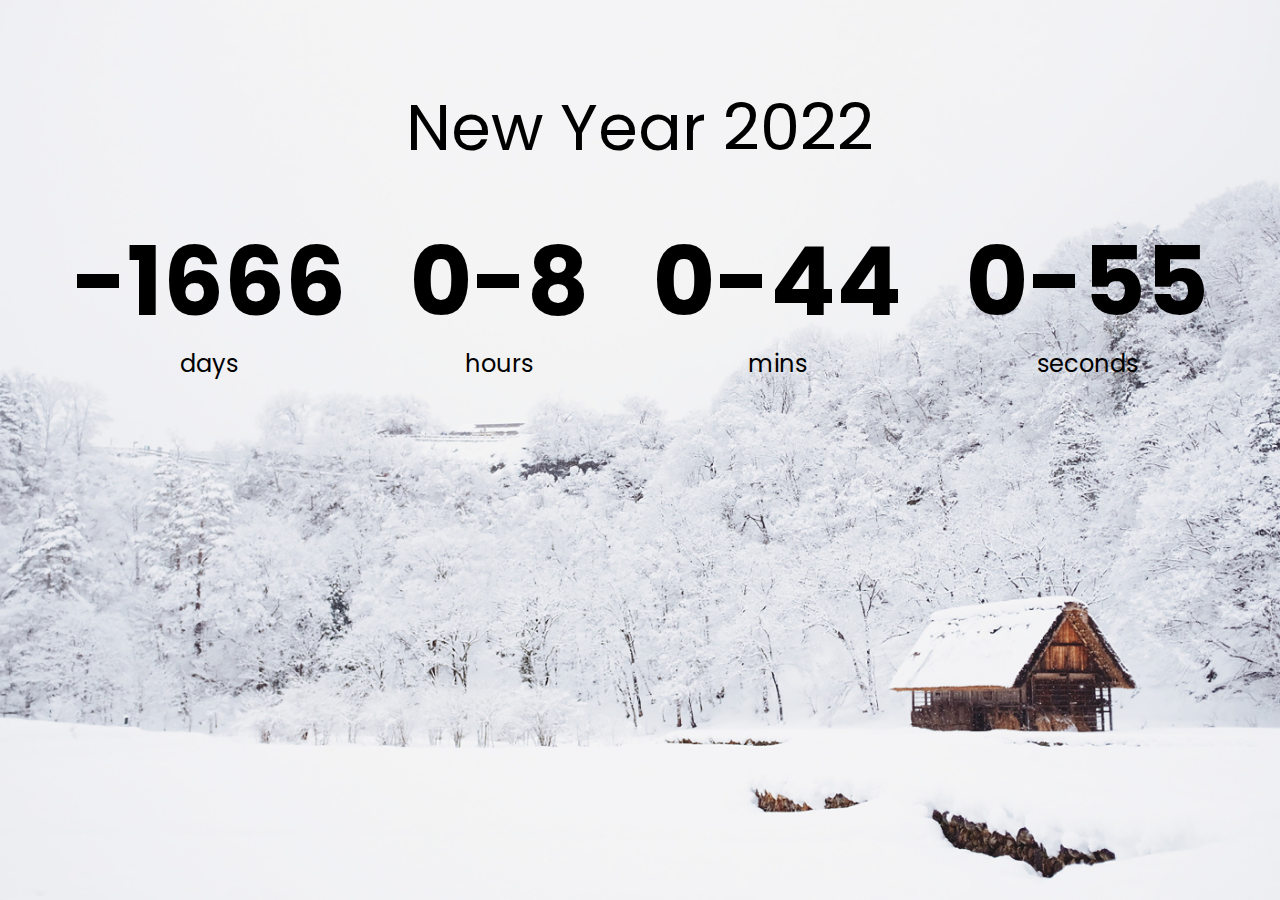
<file: countDown-times/index.html>
<!DOCTYPE html>
<html lang="en">
<head>
    <meta charset="UTF-8">
    <meta http-equiv="X-UA-Compatible" content="IE=edge">
    <meta name="viewport" content="width=device-width, initial-scale=1.0">
    <title>CoundDown New Year</title>
    <link rel="stylesheet" href="style.css">
    <script src="./index.js" defer></script>
</head>
<body>
    <h1>New Year 2022</h1>
    <div class="countdown-container">
        <div class="countdown-el days-c">
            <p class="big-text" id="days">0</p>
            <span>days</span>
        </div>
        <div class="countdown-el hours-c">
            <p class="big-text" id="hours">0</p>
            <span>hours</span>
        </div>
        <div class="countdown-el mins-c">
            <p class="big-text" id="mins">0</p>
            <span>mins</span>
        </div>
        <div class="countdown-el seconds-c">
            <p class="big-text" id="seconds">0</p>
            <span>seconds</span>
        </div>
    </div>
</body>
</html>
</file>
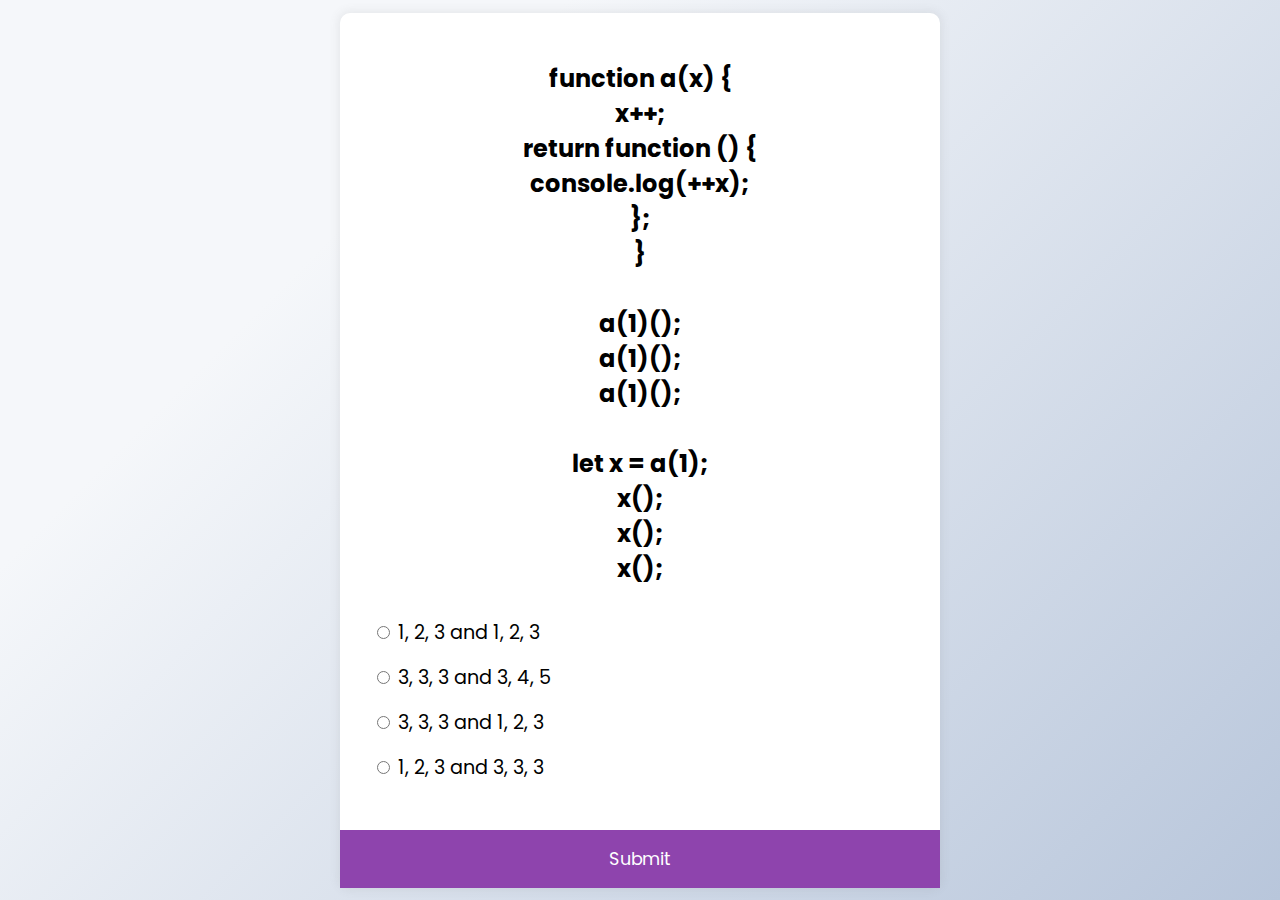
<file: Quizz-app/index.html>
<!DOCTYPE html>
<html lang="en">
<head>
    <meta charset="UTF-8">
    <meta http-equiv="X-UA-Compatible" content="IE=edge">
    <meta name="viewport" content="width=device-width, initial-scale=1.0">
    <title>Quizz App</title>
    <link rel="stylesheet" href="style.css"> 
    <script src="./index.js" defer></script>
</head>
<body>
    <div class="quiz-container" id="quiz">
        <div class="quiz-header">
            <h2 id="question">Question text</h2>
            <ul>
                <li>
                    <input type="radio" name="answer" class="answer" id="a">
                    <label id="a_text" for="a">Question</label> 
                </li>
                <li>
                    <input type="radio" name="answer" class="answer" id="b">
                    <label id="b_text" for="b">Question</label> 
                </li>
                <li>
                    <input type="radio" name="answer" class="answer" id="c">
                    <label id="c_text" for="c">Question</label> 
                </li>
                <li>
                    <input type="radio" name="answer" class="answer" id="d">
                    <label id="d_text" for="d">Question</label> 
                </li>
            </ul>
        </div>
     
        <button id="submit">Submit</button>
    </div>
</body>
</html>
</file>
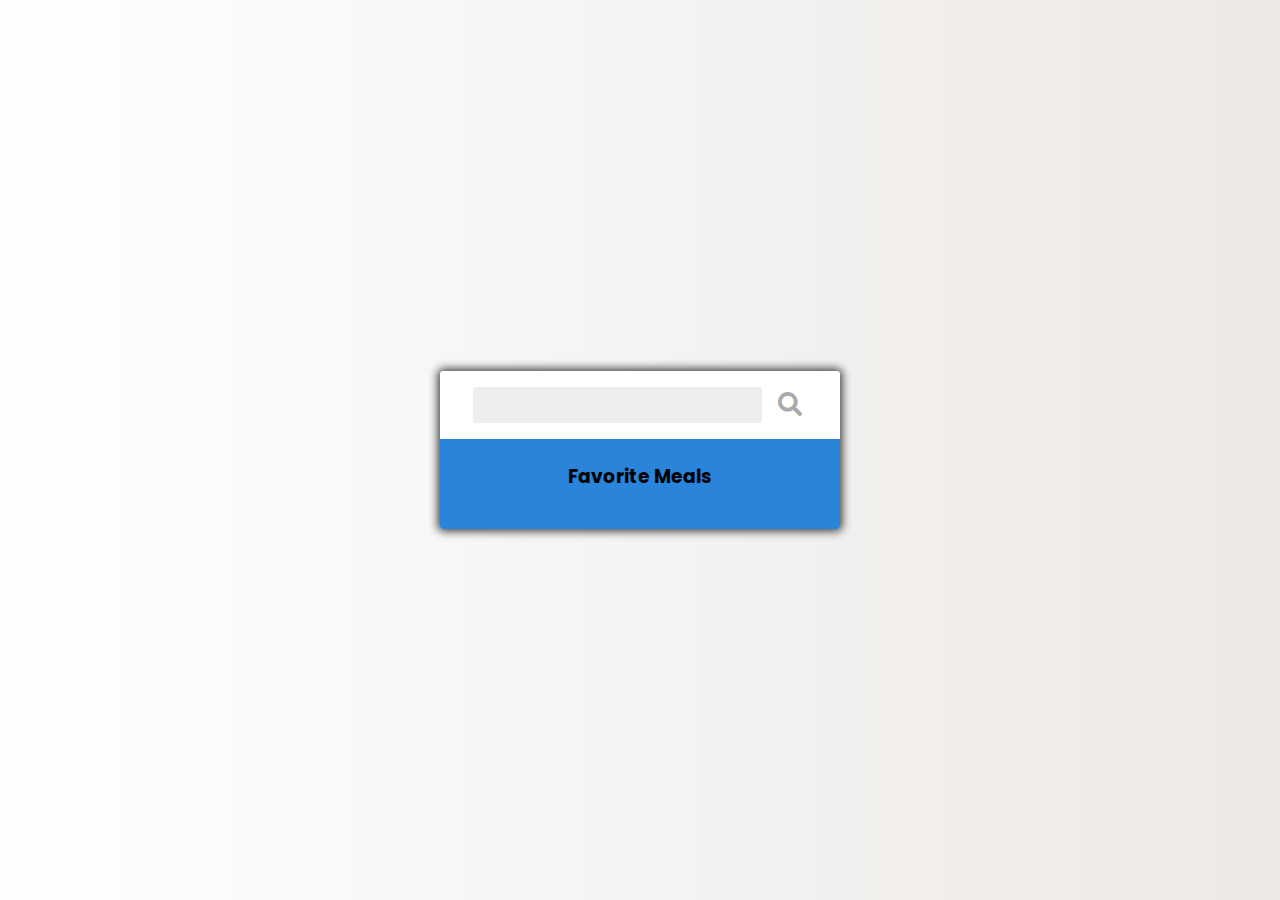
<file: Recipe-app/index.html>
<!DOCTYPE html>
<html lang="en">

<head>
    <meta charset="UTF-8">
    <meta http-equiv="X-UA-Compatible" content="IE=edge">
    <meta name="viewport" content="width=device-width, initial-scale=1.0">
    <title>Recipe-app</title>
    <link rel="stylesheet" href="style.css">
    <link rel="stylesheet" href="https://cdnjs.cloudflare.com/ajax/libs/font-awesome/5.15.3/css/all.min.css">
    <script src="./index.js" defer></script>
</head>

<body>
    <div class="mobile-container">
        <header>
            <input type="text" id="search-term">
            <button id="search"><i class="fas fa-search"></i></button>
        </header>
        <div class="fav-container">
            <h3>Favorite Meals</h3>
            <ul class="fav-meals" id="fav-meals">

            </ul>
        </div>
        <div class="meals" id="meals">
        </div>
    </div>

    <div class="popup-container hidden" id="meal-popup">
        <div id="popup" class="popup">
            <button id="close-popup" class="close-popup">
                <i class="fas fa-times"></i>
            </button>
            <div class="meal-info" id="meal-info">
            </div>
        </div>
    </div>
</body>

</html>
</file>
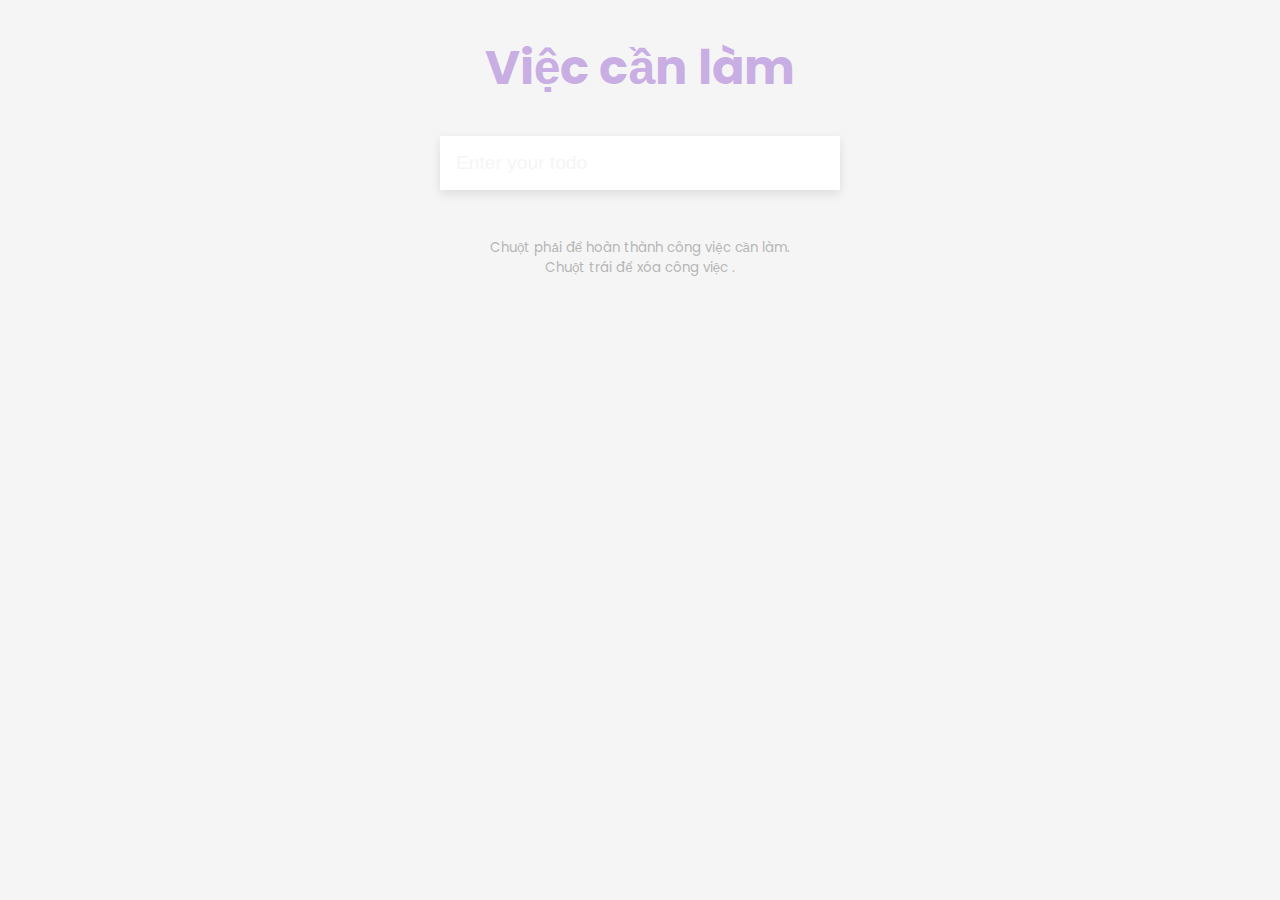
<file: todo-app/index.html>
<!DOCTYPE html>
<html lang="en">
<head>
    <meta charset="UTF-8">
    <meta http-equiv="X-UA-Compatible" content="IE=edge">
    <meta name="viewport" content="width=device-width, initial-scale=1.0">
    <title>Todo App</title>
    <link rel="stylesheet" href="style.css"> 
    <script src="./index.js" defer></script>
</head>
<body>
    <h1>Việc cần làm</h1>
    <form action="" id="form">
        <input type="text" id="input" class="input" placeholder="Enter your todo" autocomplete="off">
        <ul class="todos" id="todos"></ul>
    </form>
    <small>Chuột phải để hoàn thành công việc cần làm. <br>
    Chuột trái để xóa công việc .</small>
</body>
</html>
</file>
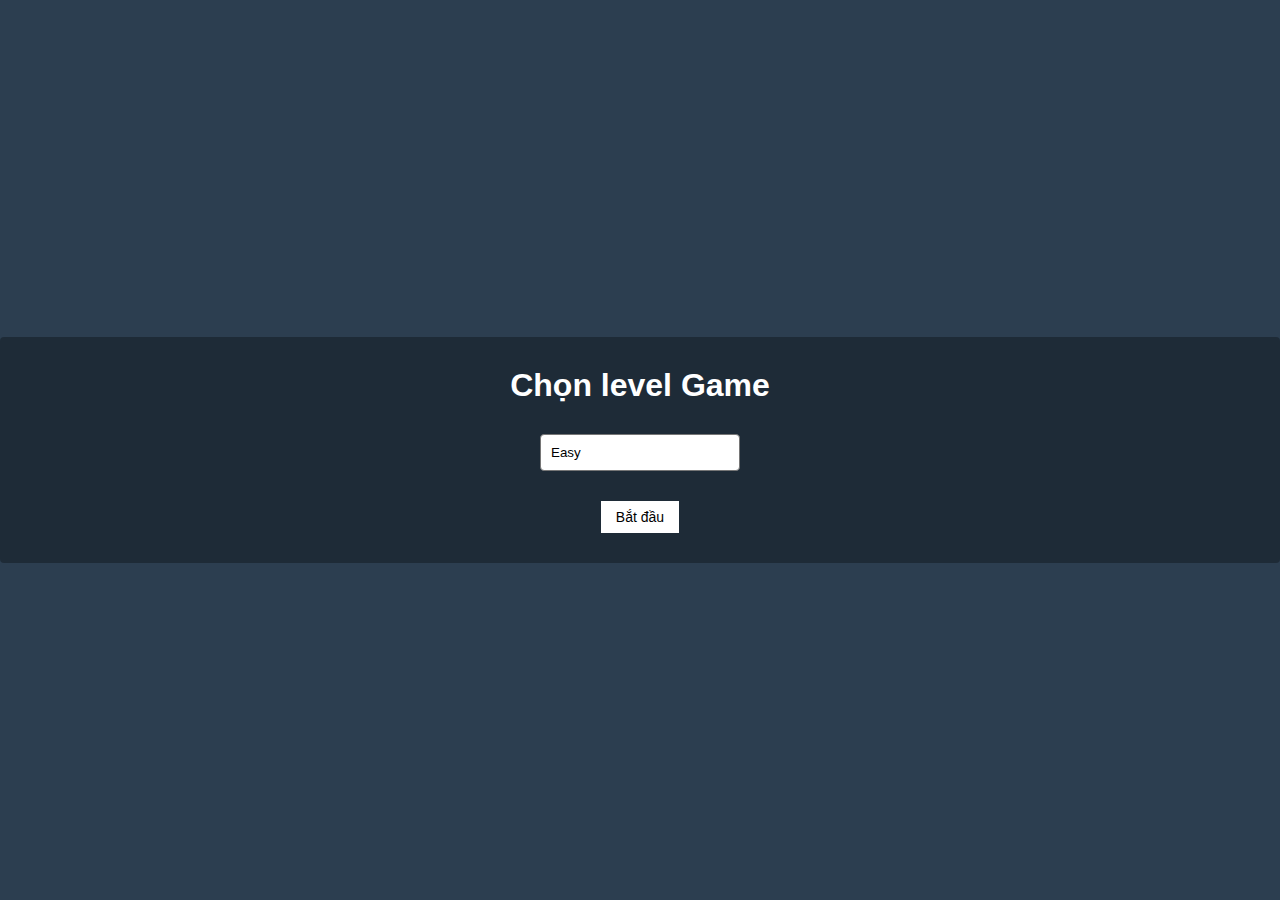
<file: Typing-game/index.html>
<!DOCTYPE html>
<html lang="en">

<head>
    <meta charset="UTF-8" />
    <meta name="viewport" content="width=device-width, initial-scale=1.0" />
    <meta http-equiv="X-UA-Compatible" content="ie=edge" />
    <link rel="stylesheet" href="https://cdnjs.cloudflare.com/ajax/libs/font-awesome/5.11.2/css/all.min.css"/>
    <link rel="stylesheet" href="./style.css" />
    <title>Typing Game</title>
</head>

<body>
    <div id="start-game">    
        <div id="settings" class="settings">
            <h1>Chọn level Game</h1>
            <form id="settings-form">
                <div>
                    <select id="level">
                        <option value="easy">Easy</option>
                        <option value="medium">Medium</option>
                        <option value="hard">Hard</option>
                    </select>
                </div>
            </form>
            <button id="btn-start-game">Bắt đầu</button>
        </div>
    </div>

    <div class="container hide">
        <div class="container-inner">
            <h2>Typing Game</h2>
            <div class="option">
                <p class="time-container">Thời gian: <span id="time">20s</span></p>
                <p class="score-container">Điểm: <span id="score">0</span></p>
            </div>
            <div class="game">
                <p>Nhập nội dung sau:</p>
                <div class="word-container">
                    <h1 id="word"></h1>
                </div>
                <input type="text" id="text" autocomplete="off" placeholder="Nhập từ ở đây..." />
            </div>
            <div id="end-game-container" class="end-game-container">
                <h1>Hết giờ</h1>
                <p>Điểm của bạn là: <span class="score"></span></p>
                <button id="btn-reload-game">Chơi lại</button>
            </div>
        </div>
    </div>
</body>

</html>
</file>
<file: countDown-times/style.css>
@import url('https://fonts.googleapis.com/css2?family=Poppins:wght@200;400;600&display=swap');

* {
    box-sizing: border-box;
}

body {
    background-image: url("./img/snow.jpg");
    min-height: 100vh;
    background-size: cover;
    background-position: center center;
    display: flex;
    flex-direction: column;
    align-items: center;
    font-family: "Poppins", sans-serif;
    margin: 0 ;
}

h1 {
    font-weight: normal;
    font-size: 64px;
    margin-top: 80px;
}

.countdown-container {
    display: flex;
    flex-wrap: wrap;
    justify-content: center;
}

.big-text {
    font-weight: bold;
    font-size: 96px;
    line-height: 1;
    margin: 16px 32px; 
}

.countdown-el{
    text-align: center;
}

.countdown-el span {
    font-size: 24px;
}
</file>
<file: Quizz-app/style.css>
@import url('https://fonts.googleapis.com/css2?family=Poppins:wght@200;400;600&display=swap');

* {
    box-sizing: border-box;
}

body {
    background-color: #b8c6db;
    background-image: linear-gradient(315deg, #b8c6db 0%, #f5f7fa 74%);
    font-family: "Poppins", sans-serif;
    margin: 0;
    display: flex;
    align-items: center;
    justify-content:  center; 
    min-height: 100vh;

}

.quiz-container {
    background-color: #fff;
    border-radius: 10px;
    box-shadow:  0 0 10px 2px rgba(100, 100, 100, 0.1);
    width: 600px;
    max-width: 100%;
}

.quiz-header {
    padding: 2rem;
}

h2 {
    padding: 1rem;
    text-align: center;
    margin: 0;
}

ul {
    list-style-type: none;
    padding: 0;
}

ul li {
    font-size: 1.2rem;
    margin: 1rem 0;
}

ul li label {
    cursor: pointer;
}

button {
    background-color: #8e44ad;
    border: none;
    color: white;
    cursor: pointer;
    display: block;
    font-family: inherit;
    font-size: 1.1rem;
    width: 100%;
    padding: 1rem;
}

button:hover {
    background-color: #ce5ffd;
}
</file>
<file: Recipe-app/style.css>
@import url('https://fonts.googleapis.com/css2?family=Poppins:wght@200;400;600&display=swap');

* {
    box-sizing: border-box;
}

body {
    background: #ECE9E6;
    background: -webkit-linear-gradient(to right, #FFF, #ECE9E6);
    background: linear-gradient(to right, #FFF, #ECE9E6);
    display: flex;
    align-items: center;
    justify-content: center;
    font-family: "Poppins", sans-serif;
    margin: 0;
    min-height: 100vh;
}

img {
    max-width: 100%;

}

.mobile-container {
    background-color: #fff;
    width: 400px;
    box-shadow: 0 0 10px 2px #333;
    overflow: hidden;
    border-radius: 3px;
}

header {
    display: flex;
    justify-content: center;
    align-items: center ;
    padding: 1rem;
}

header input {
    background-color: #eee;
    border : none;
    border-radius: 3px;
    font-family: inherit;
    padding: 0.5rem 1rem;
}

header button {
    background-color: transparent;
    border: none;
    color: #aaa;
    font-size: 1.5rem;
    margin-left: 10px;
}

.fav-container {
    background-color: rgb(42, 132, 218);
    padding: 0.25rem 1rem;
    text-align: center;
}

.fav-meals {
    display: flex;
    flex-wrap: wrap;
    justify-content: center;
    overflow: auto;
    list-style-type: none;
    padding: 0;
}

.fav-meals li {
    position: relative;
    margin: 5px;
    width: 75px;
}

.fav-meals li .clear {
    background-color: transparent;
    position: absolute;
    border: none;
    cursor: pointer;
    opacity: 0;
    top: -8px;
    right: -8px;
    font-size: 1.2rem;
}

.fav-meals li:hover .clear {
    opacity: 1;
}

.fav-meals li img {
    border: 2px solid #ffffff;
    border-radius: 50%;
    object-fit: cover;
    box-shadow: 0 0 10px 2px #333;
    height: 70px;
    width: 70px;
}

.fav-meals li span {
    display: inline-block;
    font-size: 0.9rem;
    white-space: nowrap;
    overflow: hidden;
    text-overflow: ellipsis;
    width: 75px;
}

/* .meal-body .fav-btn */

.meal {
    border-radius: 3px;
    box-shadow: 0 0 10px 2px #333;
    cursor: pointer;
    margin: 1.5rem;
    overflow: hidden;
}

.meal-header {
    position: relative;
}

.meal-header .ramdom {
    position: absolute;
    top: 1rem;
    background-color: #fff;
    padding: 0.25rem 0.5rem;
    border-top-right-radius: 3px;
    border-top-right-radius: 3px;
}

.meal-header img {
    object-fit: cover;
    height: 250px;
    width: 100%;
}

.meal-body {
    display: flex;
    align-items: center;
    justify-content: space-between;
    padding: 1rem;
}

.meal-body h4 {
    margin: 0; 
}

.meal-body .fav-btn {
    border: none;
    background-color: transparent;
    color: rgb(134 117 117);
    cursor: pointer;
    font-size: 1.3rem;
}

.meal-body .fav-btn.active {
    color: rgb(255, 6, 6);
}

.popup-container {
    background-color: rgba(0, 0, 0, 0.5);
    display: flex;
    align-items: center;
    justify-content: center;
    position: fixed;
    top: 0;
    left: 0;
    right: 0;
    bottom: 0;
}

.popup-container.hidden {
    opacity: 0;
    pointer-events: none;

}

.popup {
    background-color: #fff;
    border-radius: 5px;
    padding: 0 2rem;
    position: relative;
    overflow: auto;
    margin: 2rem;
    max-height: 100vh;
    max-width: 800px;
    width: 100%;
}

.popup .close-popup {
    background-color: transparent;
    border: none;
    cursor: pointer;
    font-size: 1.5rem;
    position: absolute;
    top: 1rem;
    right: 1rem;
}


.meal-info h1 {
    text-align: center;
}

.meal-info img {
    max-width: 100%;

}
</file>
<file: todo-app/style.css>
@import url('https://fonts.googleapis.com/css2?family=Poppins:wght@200;400;600&display=swap');

* {
    box-sizing: border-box;
}

body {
    display: flex;
    align-items: center;
    flex-direction: column;
    background-color: #f5f5f5 !important;
    font-family: "Poppins", sans-serif;
    margin: 0;
    min-height: 100vh;
}

h1 {
    color: rgb(137, 70, 204);
    font-size: 3rem;
    text-align: center;
    opacity: 0.4;
}

form {
    max-width: 100%;
    width: 400px;
    box-shadow: 0 4px 10px rgba(0, 0, 0, 0.1);
}

.input {
    border : none;
    font-size: 1.2rem;
    padding: 1rem;
    display: block;
    width: 100%;
}

input::placeholder {
    color: #f5f5f5;

}

.todos {
    background-color: #fff;
    padding: 0;
    margin: 0;
    list-style-type: none;
}

.todos li {
    border-top: 1px solid #e5e5e5;
    cursor: pointer;
    font-size: 1.2rem;
    padding: 0.75rem 1.5rem;
}

.todos li.completed {
    color: #b9aeae;
    text-decoration: line-through;
}

small {
    color: #b5b5b5;
    margin-top: 3rem;
    text-align: center;
}
</file>
<file: Typing-game/style.css>
* {
    box-sizing: border-box;
}

body {
    background-color: #2c3e50 !important;
    display: flex;
    align-items: center;
    justify-content: center;
    min-height: 100vh;
    margin: 0;
    font-family: Verdana, Geneva, Tahoma, sans-serif;
}

button {
    cursor: pointer;
    font-size: 14px;
    padding: 8px 15px;
    border: none;
    outline: none;
    background-color: #fff;
}

select {
    width: 200px;
    padding: 10px;
    background-color: #fff;
    appearance: none;
    -webkit-appearance: none;
    -moz-appearance: none;
    border-radius: 4px;
    outline: none;
    margin-bottom: 30px;
}

select:focus,
button:focus {
    outline: 0;
}

#start-game, .container {
    height: 100vh;
    width: 100%;
    display: flex;
    justify-content: center;
    align-items: center;
}

.hide {
    display: none !important;
}

/* =========================== */

.settings {
    width: 100%;
    padding: 30px;
    border-radius: 4px;
    background-color: rgba(0, 0, 0, 0.3);
    color: #fff;
    display: flex;
    flex-direction: column;
    align-items: center;
    justify-content: center;
    transition: transform 0.3s ease-in-out;
}

.settings h1 {
    margin-top: 0;
    margin-bottom: 30px;
}

/* =========================== */

.container-inner {
    background-color: #34495e;
    padding: 50px 20px;
    border-radius: 4px;
    box-shadow: 0 3px 5px rgba(0, 0, 0, 0.3);
    color: #fff;
    text-align: center;
    width: 500px;
    position: relative;
}

.container-inner h2 {
    background-color: rgba(0, 0, 0, 0.3);
    padding: 8px;
    border-radius: 4px;
    margin: 0 0 20px;
}

h1 {
    margin: 1rem 0;
}

.container-inner input {
    border-radius: 4px;
    font-size: 14px;
    width: 300px;
    padding: 12px 20px;
    margin-top: 10px;
    outline: none;
    border: 1px solid #fff;
}

.container-inner input:focus {
    border: 1px solid rgba(0, 0, 0, 1);
}

/* ==== Nhập sai từ ==== */

.word-fail {
    background-color: red;
}

.word-container h1 {
    display: inline-block;
}

/* ==== Thời gian + điểm ==== */
.option {
    display: flex;
    justify-content: space-between;
}

.option p {
    width: 160px;
    background-color: rgba(0, 0, 0, 0.3);
    padding: 1rem 0;
    border-radius: 4px;
}

/* ==== Màn hình end game ==== */
.end-game-container {
    background-color: inherit;
    display: none;
    align-items: center;
    justify-content: center;
    flex-direction: column;
    position: absolute;
    top: 0;
    left: 0;
    width: 100%;
    height: 100%;
    z-index: 1;
}
</file>
